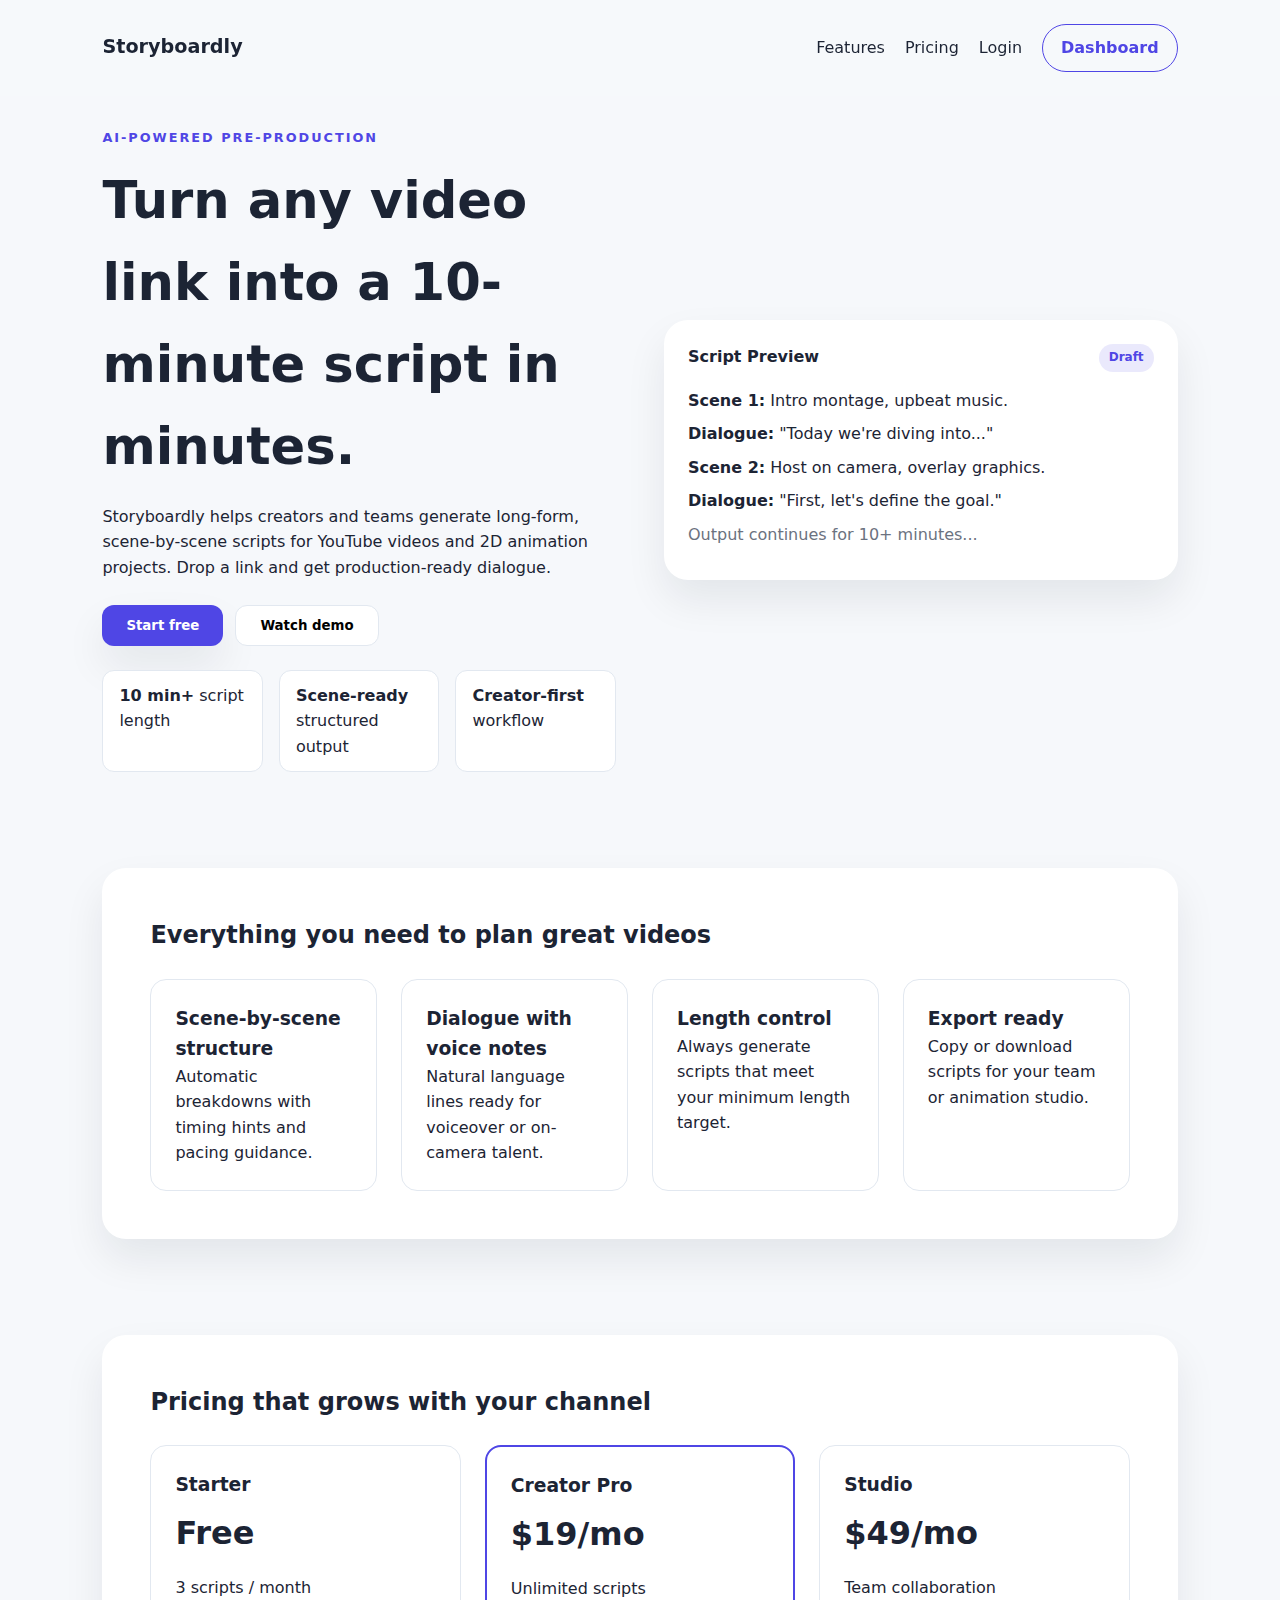
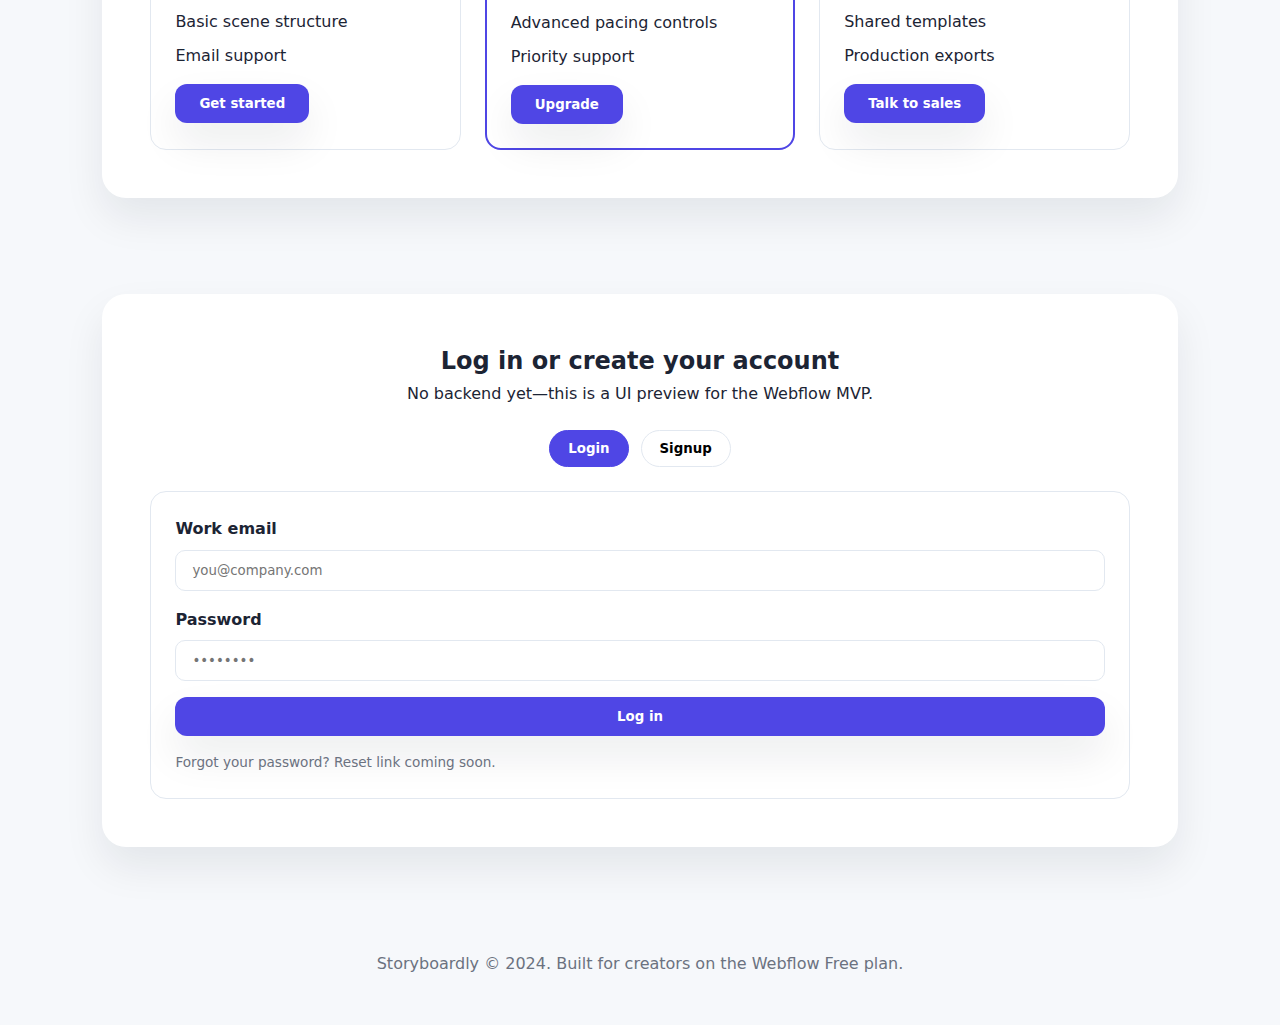
<file: index.html>
<!DOCTYPE html>
<html lang="en">
  <head>
    <meta charset="UTF-8" />
    <meta name="viewport" content="width=device-width, initial-scale=1.0" />
    <title>Storyboardly | AI Script Generator</title>
    <link rel="stylesheet" href="styles.css" />
  </head>
  <body>
    <header class="nav">
      <div class="logo">Storyboardly</div>
      <nav>
        <a href="#features">Features</a>
        <a href="#pricing">Pricing</a>
        <a href="#auth">Login</a>
        <a class="nav-button" href="dashboard.html">Dashboard</a>
      </nav>
    </header>

    <main>
      <section class="hero">
        <div class="hero-content">
          <p class="tag">AI-powered pre-production</p>
          <h1>Turn any video link into a 10-minute script in minutes.</h1>
          <p>
            Storyboardly helps creators and teams generate long-form, scene-by-scene
            scripts for YouTube videos and 2D animation projects. Drop a link and
            get production-ready dialogue.
          </p>
          <div class="hero-actions">
            <button class="primary">Start free</button>
            <button class="ghost">Watch demo</button>
          </div>
          <div class="hero-metrics">
            <div>
              <strong>10 min+</strong>
              <span>script length</span>
            </div>
            <div>
              <strong>Scene-ready</strong>
              <span>structured output</span>
            </div>
            <div>
              <strong>Creator-first</strong>
              <span>workflow</span>
            </div>
          </div>
        </div>
        <div class="hero-card">
          <div class="card-header">
            <span>Script Preview</span>
            <span class="pill">Draft</span>
          </div>
          <div class="card-body">
            <p><strong>Scene 1:</strong> Intro montage, upbeat music.</p>
            <p><strong>Dialogue:</strong> "Today we're diving into..."</p>
            <p><strong>Scene 2:</strong> Host on camera, overlay graphics.</p>
            <p><strong>Dialogue:</strong> "First, let's define the goal."</p>
            <p class="muted">Output continues for 10+ minutes...</p>
          </div>
        </div>
      </section>

      <section id="features" class="features">
        <h2>Everything you need to plan great videos</h2>
        <div class="feature-grid">
          <article>
            <h3>Scene-by-scene structure</h3>
            <p>Automatic breakdowns with timing hints and pacing guidance.</p>
          </article>
          <article>
            <h3>Dialogue with voice notes</h3>
            <p>Natural language lines ready for voiceover or on-camera talent.</p>
          </article>
          <article>
            <h3>Length control</h3>
            <p>Always generate scripts that meet your minimum length target.</p>
          </article>
          <article>
            <h3>Export ready</h3>
            <p>Copy or download scripts for your team or animation studio.</p>
          </article>
        </div>
      </section>

      <section id="pricing" class="pricing">
        <h2>Pricing that grows with your channel</h2>
        <div class="pricing-grid">
          <article class="pricing-card">
            <h3>Starter</h3>
            <p class="price">Free</p>
            <ul>
              <li>3 scripts / month</li>
              <li>Basic scene structure</li>
              <li>Email support</li>
            </ul>
            <button class="primary">Get started</button>
          </article>
          <article class="pricing-card highlight">
            <h3>Creator Pro</h3>
            <p class="price">$19/mo</p>
            <ul>
              <li>Unlimited scripts</li>
              <li>Advanced pacing controls</li>
              <li>Priority support</li>
            </ul>
            <button class="primary">Upgrade</button>
          </article>
          <article class="pricing-card">
            <h3>Studio</h3>
            <p class="price">$49/mo</p>
            <ul>
              <li>Team collaboration</li>
              <li>Shared templates</li>
              <li>Production exports</li>
            </ul>
            <button class="primary">Talk to sales</button>
          </article>
        </div>
      </section>

      <section id="auth" class="auth">
        <div class="auth-header">
          <h2>Log in or create your account</h2>
          <p>No backend yet—this is a UI preview for the Webflow MVP.</p>
        </div>
        <div class="auth-toggle">
          <button class="toggle-button active" data-target="login">Login</button>
          <button class="toggle-button" data-target="signup">Signup</button>
        </div>
        <div class="auth-forms">
          <form class="auth-form active" id="login">
            <label>
              Work email
              <input type="email" placeholder="you@company.com" />
            </label>
            <label>
              Password
              <input type="password" placeholder="••••••••" />
            </label>
            <button class="primary" type="button">Log in</button>
            <span class="form-note">Forgot your password? Reset link coming soon.</span>
          </form>
          <form class="auth-form" id="signup">
            <label>
              Full name
              <input type="text" placeholder="Alex Creator" />
            </label>
            <label>
              Work email
              <input type="email" placeholder="you@company.com" />
            </label>
            <label>
              Password
              <input type="password" placeholder="Create a password" />
            </label>
            <button class="primary" type="button">Create account</button>
            <span class="form-note">By signing up, you agree to our terms.</span>
          </form>
        </div>
      </section>
    </main>

    <footer class="footer">
      <p>Storyboardly © 2024. Built for creators on the Webflow Free plan.</p>
    </footer>

    <script src="app.js"></script>
  </body>
</html>
</file>
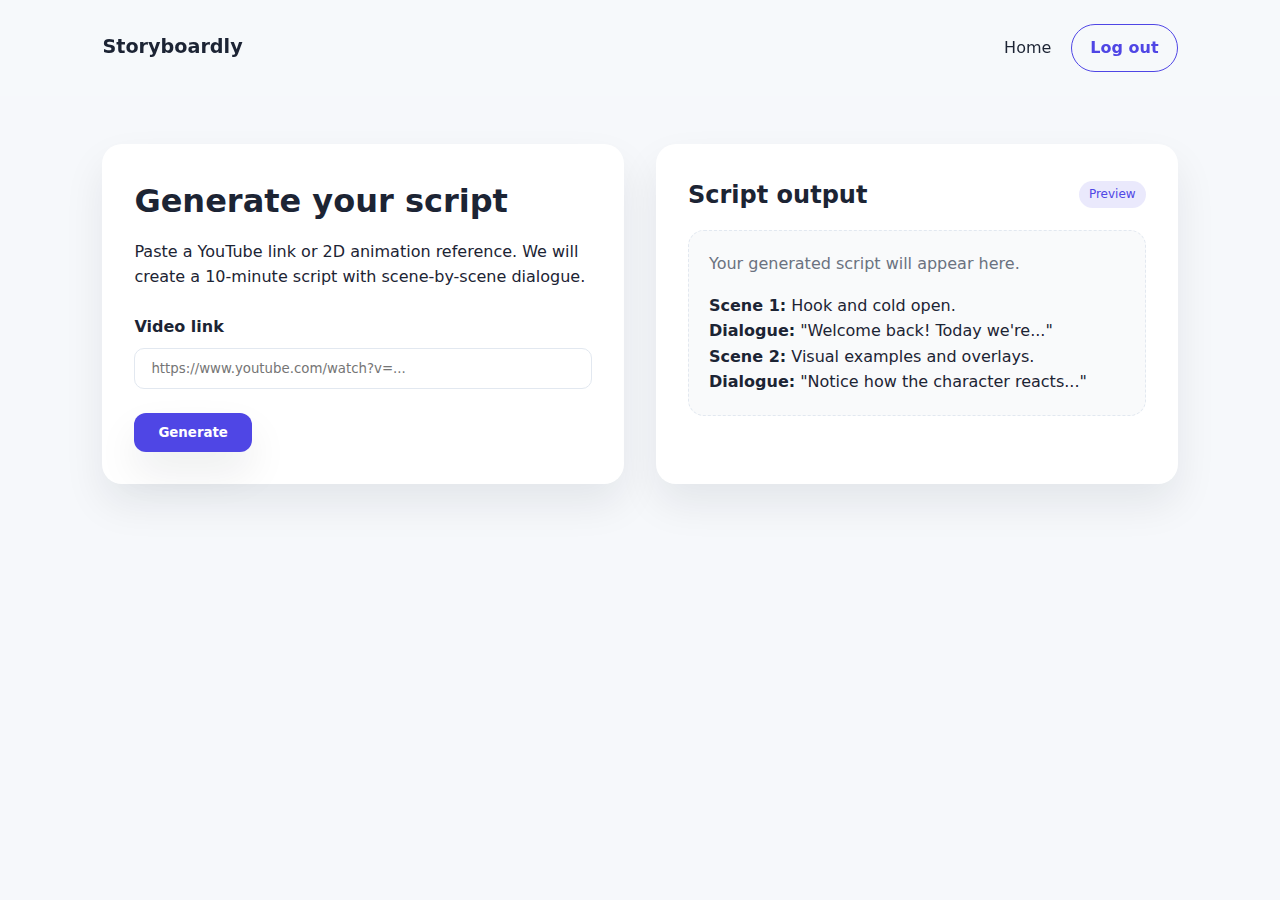
<file: dashboard.html>
<!DOCTYPE html>
<html lang="en">
  <head>
    <meta charset="UTF-8" />
    <meta name="viewport" content="width=device-width, initial-scale=1.0" />
    <title>Storyboardly | Dashboard</title>
    <link rel="stylesheet" href="styles.css" />
  </head>
  <body>
    <header class="nav">
      <div class="logo">Storyboardly</div>
      <nav>
        <a href="index.html">Home</a>
        <a class="nav-button" href="#">Log out</a>
      </nav>
    </header>

    <main class="dashboard">
      <section class="dashboard-panel">
        <h1>Generate your script</h1>
        <p>
          Paste a YouTube link or 2D animation reference. We will create a
          10-minute script with scene-by-scene dialogue.
        </p>
        <label class="input-group">
          Video link
          <input type="url" placeholder="https://www.youtube.com/watch?v=..." />
        </label>
        <button class="primary">Generate</button>
      </section>

      <section class="dashboard-output">
        <div class="output-header">
          <h2>Script output</h2>
          <span class="pill">Preview</span>
        </div>
        <div class="output-body">
          <p class="muted">Your generated script will appear here.</p>
          <div class="output-sample">
            <p><strong>Scene 1:</strong> Hook and cold open.</p>
            <p><strong>Dialogue:</strong> "Welcome back! Today we're..."</p>
            <p><strong>Scene 2:</strong> Visual examples and overlays.</p>
            <p><strong>Dialogue:</strong> "Notice how the character reacts..."</p>
          </div>
        </div>
      </section>
    </main>
  </body>
</html>
</file>
<file: styles.css>
:root {
  color-scheme: light;
  --bg: #f6f8fb;
  --panel: #ffffff;
  --text: #1c2434;
  --muted: #6b7280;
  --primary: #4f46e5;
  --primary-dark: #4338ca;
  --border: #e2e8f0;
  --shadow: 0 20px 40px rgba(15, 23, 42, 0.08);
}

* {
  box-sizing: border-box;
  margin: 0;
  padding: 0;
  font-family: "Inter", "Segoe UI", system-ui, sans-serif;
}

body {
  background: var(--bg);
  color: var(--text);
  line-height: 1.6;
}

a {
  color: inherit;
  text-decoration: none;
}

.nav {
  display: flex;
  justify-content: space-between;
  align-items: center;
  padding: 24px 8vw;
  position: sticky;
  top: 0;
  background: rgba(246, 248, 251, 0.9);
  backdrop-filter: blur(10px);
  z-index: 10;
}

.nav nav {
  display: flex;
  gap: 20px;
  align-items: center;
}

.logo {
  font-weight: 700;
  font-size: 1.2rem;
}

.nav-button {
  padding: 10px 18px;
  border-radius: 999px;
  border: 1px solid var(--primary);
  color: var(--primary);
  font-weight: 600;
}

main {
  display: flex;
  flex-direction: column;
  gap: 96px;
  padding: 32px 8vw 80px;
}

.hero {
  display: grid;
  grid-template-columns: repeat(auto-fit, minmax(280px, 1fr));
  gap: 48px;
  align-items: center;
}

.hero-content h1 {
  font-size: clamp(2.4rem, 4vw, 3.4rem);
  margin: 12px 0 16px;
}

.tag {
  text-transform: uppercase;
  letter-spacing: 2px;
  font-size: 0.8rem;
  font-weight: 600;
  color: var(--primary);
}

.hero-actions {
  display: flex;
  gap: 12px;
  margin: 24px 0;
  flex-wrap: wrap;
}

.primary,
.ghost {
  border: none;
  padding: 12px 24px;
  border-radius: 12px;
  font-weight: 600;
  cursor: pointer;
}

.primary {
  background: var(--primary);
  color: #fff;
  box-shadow: var(--shadow);
}

.primary:hover {
  background: var(--primary-dark);
}

.ghost {
  background: #fff;
  border: 1px solid var(--border);
}

.hero-metrics {
  display: grid;
  grid-template-columns: repeat(auto-fit, minmax(120px, 1fr));
  gap: 16px;
  margin-top: 16px;
}

.hero-metrics div {
  background: #fff;
  padding: 12px 16px;
  border-radius: 12px;
  border: 1px solid var(--border);
}

.hero-card {
  background: var(--panel);
  border-radius: 24px;
  padding: 24px;
  box-shadow: var(--shadow);
}

.card-header {
  display: flex;
  justify-content: space-between;
  margin-bottom: 16px;
  font-weight: 600;
}

.pill {
  background: rgba(79, 70, 229, 0.12);
  color: var(--primary);
  padding: 4px 10px;
  border-radius: 999px;
  font-size: 0.75rem;
}

.card-body p {
  margin-bottom: 8px;
}

.muted {
  color: var(--muted);
}

.features,
.pricing,
.auth {
  background: var(--panel);
  padding: 48px;
  border-radius: 24px;
  box-shadow: var(--shadow);
}

.feature-grid,
.pricing-grid {
  display: grid;
  grid-template-columns: repeat(auto-fit, minmax(220px, 1fr));
  gap: 24px;
  margin-top: 24px;
}

.feature-grid article,
.pricing-card {
  border: 1px solid var(--border);
  padding: 24px;
  border-radius: 16px;
  background: #fff;
}

.pricing-card ul {
  list-style: none;
  margin: 16px 0;
  display: grid;
  gap: 8px;
}

.price {
  font-size: 2rem;
  font-weight: 700;
  margin: 8px 0;
}

.highlight {
  border: 2px solid var(--primary);
}

.auth-header {
  text-align: center;
}

.auth-toggle {
  display: flex;
  justify-content: center;
  margin: 24px 0;
  gap: 12px;
}

.toggle-button {
  padding: 10px 18px;
  border-radius: 999px;
  border: 1px solid var(--border);
  background: #fff;
  cursor: pointer;
  font-weight: 600;
}

.toggle-button.active {
  background: var(--primary);
  color: #fff;
  border-color: var(--primary);
}

.auth-forms {
  display: grid;
  grid-template-columns: repeat(auto-fit, minmax(240px, 1fr));
  gap: 24px;
}

.auth-form {
  display: none;
  flex-direction: column;
  gap: 16px;
  border: 1px solid var(--border);
  padding: 24px;
  border-radius: 16px;
  background: #fff;
}

.auth-form.active {
  display: flex;
}

label {
  display: flex;
  flex-direction: column;
  gap: 8px;
  font-weight: 600;
}

input {
  padding: 12px 16px;
  border-radius: 10px;
  border: 1px solid var(--border);
}

.form-note {
  font-size: 0.85rem;
  color: var(--muted);
}

.footer {
  padding: 24px 8vw 48px;
  text-align: center;
  color: var(--muted);
}

.dashboard {
  display: grid;
  grid-template-columns: repeat(auto-fit, minmax(280px, 1fr));
  gap: 32px;
  padding: 48px 8vw 80px;
}

.dashboard-panel,
.dashboard-output {
  background: var(--panel);
  padding: 32px;
  border-radius: 20px;
  box-shadow: var(--shadow);
}

.dashboard-panel h1 {
  margin-bottom: 12px;
}

.input-group {
  margin: 24px 0;
}

.output-header {
  display: flex;
  justify-content: space-between;
  align-items: center;
  margin-bottom: 16px;
}

.output-body {
  border: 1px dashed var(--border);
  padding: 20px;
  border-radius: 16px;
  background: #f9fafb;
}

.output-sample {
  margin-top: 16px;
}

@media (max-width: 768px) {
  .nav {
    flex-direction: column;
    gap: 16px;
  }

  .nav nav {
    flex-wrap: wrap;
    justify-content: center;
  }

  .features,
  .pricing,
  .auth {
    padding: 32px;
  }
}
</file>
